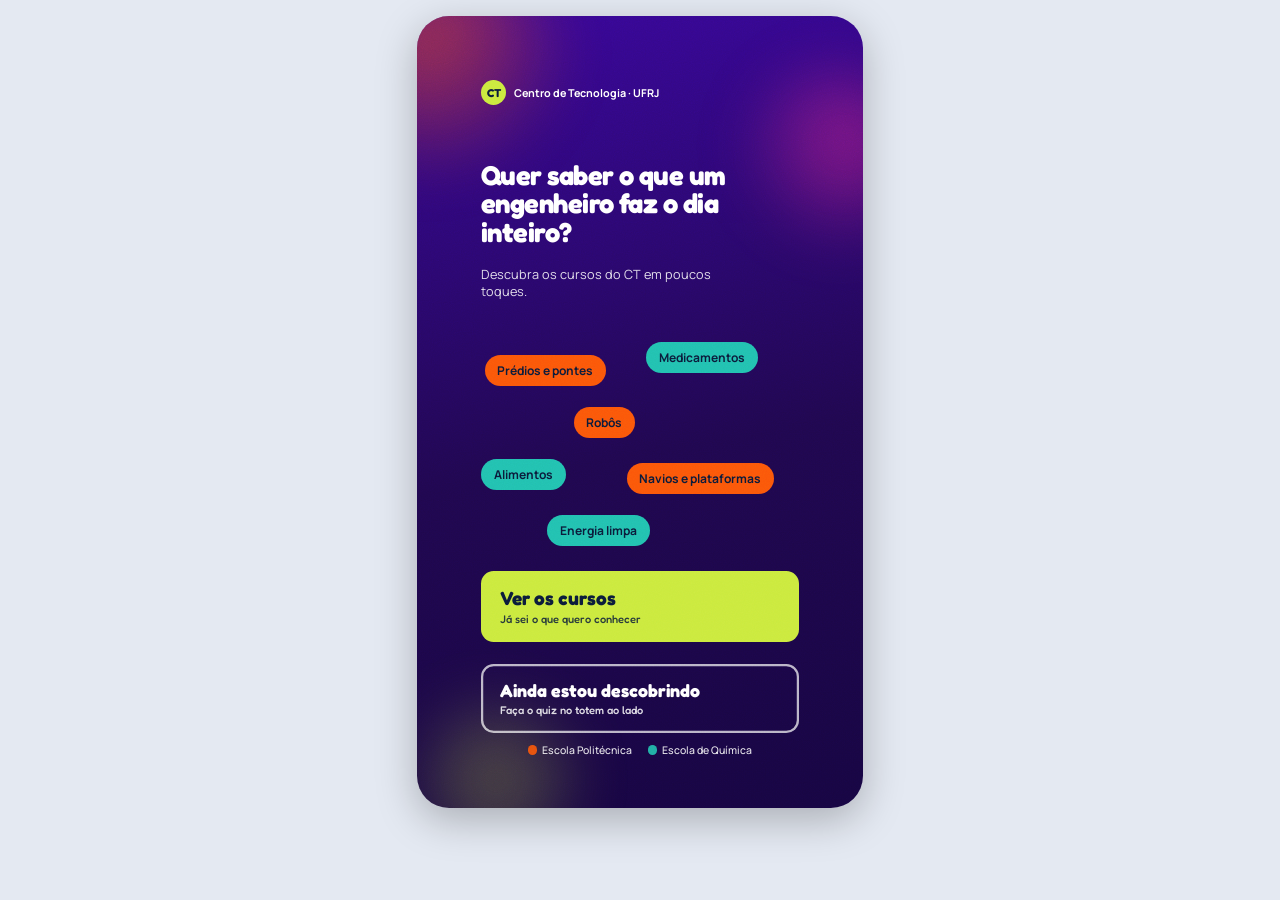
<file: index.html>
<!DOCTYPE html>
<html lang="pt-BR">
<head>
<meta charset="utf-8">
<meta name="viewport" content="width=device-width, initial-scale=1, viewport-fit=cover">
<title>Totem de cursos do CT</title>
<link rel="stylesheet" href="https://fonts.googleapis.com/css2?family=Fredoka:wght@600;700&family=Manrope:wght@500;700&display=swap">
<link rel="stylesheet" href="style.css">
<link rel="manifest" href="manifest.json">
<script>
  if ('serviceWorker' in navigator) {
    window.addEventListener('load', () => {
      navigator.serviceWorker.register('service-worker.js');
    });
  }
</script>
</head>

<body>
<main class="frame" aria-label="Tela inicial do totem">
  <div class="blobs" aria-hidden="true"><span class="x1"></span><span class="x2"></span><span class="x3"></span></div>
  <div class="top"><div class="logo">CT</div><span>Centro de Tecnologia · UFRJ</span></div>

  <section class="hero">
    <h1 id="q" aria-live="polite">Quer saber o que um engenheiro faz o dia inteiro?</h1>
    <p class="sub">Descubra os cursos do CT em poucos toques.</p>
  </section>

  <div class="bubbles" aria-hidden="true">
    <span class="b p" style="left:3%;top:6%">Prédios e pontes</span>
    <span class="b q" style="left:52%;top:0%">Medicamentos</span>
    <span class="b p" style="left:30%;top:30%">Robôs</span>
    <span class="b q" style="left:2%;top:54%">Alimentos</span>
    <span class="b p" style="left:46%;top:56%">Navios e plataformas</span>
    <span class="b q" style="left:22%;top:80%">Energia limpa</span>
  </div>

  <div class="cta">
    <button class="big one" data-go="Grade de cursos"><b>Ver os cursos</b><span>Já sei o que quero conhecer</span></button>
    <button class="big two" data-go="Quiz"><b>Ainda estou descobrindo</b><span>Faça o quiz no totem ao lado</span></button>
  </div>

  <div class="legend"><span><i style="background:var(--poli)"></i>Escola Politécnica</span><span><i style="background:var(--quim)"></i>Escola de Química</span></div>

  <!-- <div class="sheet" id="sheet" role="dialog" aria-modal="true">
    <h2 id="st"></h2>
    <p id="sp"></p>
    <button id="close">Voltar à tela inicial</button>
  </div> -->
</main>

<script>
var qs=["Quem inventa o que ainda não existe?","De onde vem o remédio que você tomou hoje?","Curte resolver problema? Tem curso pra isso.","18 cursos. Um deles pode ser o seu.","Engenharia não é só matemática. Sério.","Já imaginou construir o que só existe em filme?"];
var i=0,h=document.getElementById('q');
if(!matchMedia('(prefers-reduced-motion: reduce)').matches){
  setInterval(function(){h.classList.add('out');setTimeout(function(){i=(i+1)%qs.length;h.textContent=qs[i];h.classList.remove('out')},500)},4500);
}

// var info={"Grade de cursos":["Próxima tela: grade de cursos","Cards de todos os cursos do CT, com etiqueta de cor da escola e filtro Todos / Poli / Química no topo."],
// "Quiz":["Vá ao totem do quiz","Aqui a tela mostraria um QR code e a indicação de onde fica o outro totem. Ou uma versão curta por interesses."]};
// var s=document.getElementById('sheet');

// document.querySelectorAll('[data-go]').forEach(function(b){b.onclick=function(){var d=info[b.dataset.go];document.getElementById('st').textContent=d[0];document.getElementById('sp').textContent=d[1];s.classList.add('on')}});

// document.getElementById('cursos').onclick= window.location.href = "cursos.html";
// document.getElementById('quiz').onclick= window.location.href = "quiz.html";

// document.getElementById('close').onclick=function(){s.classList.remove('on')};

document.querySelectorAll('[data-go]').forEach(function(b) {
    b.onclick = function() {
        if (b.dataset.go === "Grade de cursos") {
            window.location.href = "cursos.html";
        } 
        else if (b.dataset.go === "Quiz") {
            window.location.href = "quiz.html";
        }
    };
});
</script>
</body>
</html>
</file>
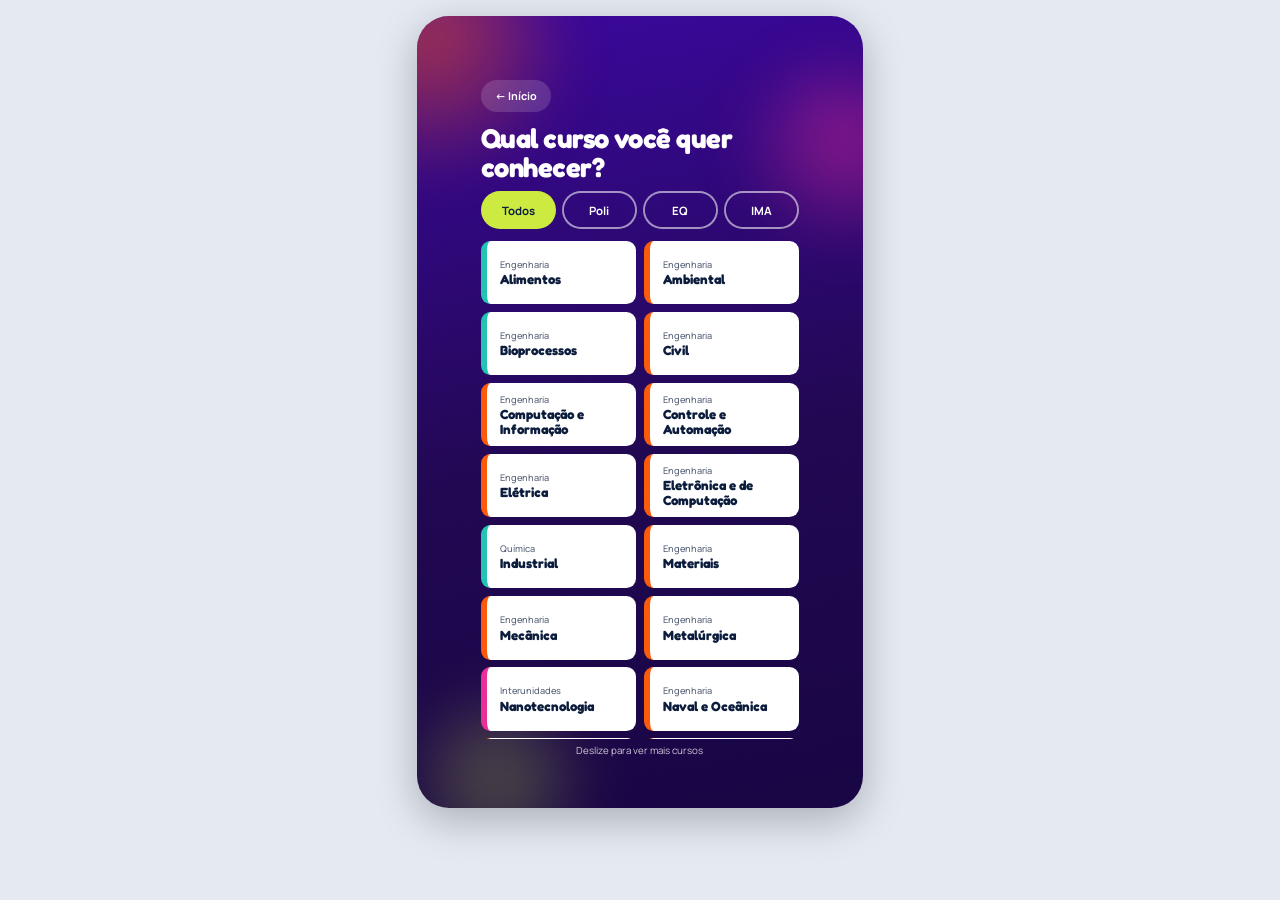
<file: cursos.html>
<!DOCTYPE html>
<html lang="pt-BR">
<head>
<meta charset="utf-8">
<meta name="viewport" content="width=device-width, initial-scale=1, viewport-fit=cover">
<title>Totem de cursos do CT</title>
<link rel="stylesheet" href="https://fonts.googleapis.com/css2?family=Fredoka:wght@600;700&family=Manrope:wght@500;700&display=swap">
<link rel="stylesheet" href="style.css">
<link rel="manifest" href="manifest.json">
<script>
  if ('serviceWorker' in navigator) {
    window.addEventListener('load', () => {
      navigator.serviceWorker.register('service-worker.js');
    });
  }
</script>
</head>

<body>
<main class="frame" aria-label="Totem de cursos">
  <div class="blobs" aria-hidden="true"><span class="x1"></span><span class="x2"></span><span class="x3"></span></div>
  <div class="row"><button class="pill" id="home">← Início</button></div>
  <h1>Qual curso você quer conhecer?</h1>
  <div class="chips" role="group" aria-label="Filtrar por escola">
    <button class="chip" data-f="all" aria-pressed="true">Todos</button>
    <button class="chip" data-f="poli" aria-pressed="false">Poli</button>
    <button class="chip" data-f="quim" aria-pressed="false">EQ</button>
    <button class="chip" data-f="nano" aria-pressed="false">IMA</button>
  </div>
  <div class="grid" id="grid"></div>
  <div class="hint">Deslize para ver mais cursos</div>

  <section class="page" id="page">
    <div class="blobs" aria-hidden="true"><span class="x1"></span><span class="x2"></span><span class="x3"></span></div>
    <div class="row"><button class="pill" id="back">← Cursos</button><button class="pill" id="home2">Início</button></div>
    <div class="tit"><span class="em" id="em"></span><div><small id="sch"></small><h2 id="nm"></h2></div></div>
    <img id="imgCurso" class="img-curso" alt="Imagem ilustrativa do curso">
    <div class="facts" id="facts"></div>
    <div class="hook"><b>Se você curte…</b><ul id="gosta"></ul></div>
    <div class="sec"><b>O que você vai estudar</b><div class="tags" id="estuda"></div></div>
    <div class="sec"><b>Onde você pode trabalhar</b><div class="tags" id="atua"></div></div>
    <div class="sec" id="secDesafios" style="display:none"><b>Desafios do setor</b><div class="tags" id="desafios"></div></div>
    <div class="sec" id="secPerfil" style="display:none"><b>Perfil profissional</b><p id="perfil" style="margin:0;font-size:3.5cqw;line-height:1.4;opacity:.9"></p></div>
    <div class="note" id="nota"></div>

    <div class="footer-stack">  
      <!-- 1º QR Code: Matérias do Curso (Já existia) -->
      <div class="foot">
        <div class="scan">
          <b>Quer ver as matérias do curso?</b>
          <p>Aponte a câmera do celular para o QR code ao lado →</p>
          <small id="scanSub"></small>
        </div>
        <div class="qrbox">
          <img id="qrimg" alt="QR code para ver as matérias dos cursos">
          <span id="qrcap"></span>
        </div>
      </div>
      <!-- 2º QR Code: Notas de Corte do SiSU (Novo) -->
      <div class="foot">
        <div class="scan">
          <b>Quer ver as notas de corte?</b>
          <p>Escaneie para ver a chamada regular do último SiSU no site da PR1 →</p>
          <small>Acesso ao portal oficial da UFRJ</small>
        </div>
        <div class="qrbox">
          <!-- O id qrSisu será usado no JavaScript para injetar a imagem -->
          <img id="qrSisu" alt="QR code para notas de corte do SiSU">
          <span>SiSU PR1</span>
        </div>
      </div>
    </div>
    
  </section>

</main>

<script>
var S=function(x){return x.split('|')};
var C=[
["Ambiental","Engenharia","poli","🌱","10 períodos (5 anos)","","Meio ambiente|Sustentabilidade|Química + biologia|Resolver problemas ambientais com tecnologia","Água e esgoto|Resíduos|Poluição|Energia|Legislação ambiental|Gestão ambiental","Tratamento de água e esgoto|Gestão de resíduos|Consultoria ambiental|Licenciamento|Energia, mineração e indústria|Órgãos públicos|Pesquisa","Parceria da Politécnica com a COPPE e a Escola de Química.","Mudanças climáticas e escassez de recursos hídricos|Gestão de resíduos|Poluição dos recursos|Desenvolvimento sustentável","",""],
["Civil","Engenharia","poli","🏗️","10 períodos (5 anos)","","Prédios, pontes e estradas|Ver um projeto sair do papel|Física e matemática|Obras e infraestrutura","Estruturas|Concreto e aço|Geotecnia|Hidráulica|Estradas e transportes|Planejamento de obras","Construtoras|Escritórios de engenharia|Obras públicas|Saneamento|Fiscalização de obras","Cinco ênfases: Construção Civil, Transportes, Estruturas, Geotecnia e Recursos Hídricos.","Gestão de projetos complexos|Segurança no trabalho|Avanço tecnológico|Sustentabilidade e impacto ambiental","",""],
["de Computação e Informação","Engenharia","poli","💻","10 períodos","","Programação|Lógica e matemática|Criar aplicativos e sistemas|IA e dados","Programação|Algoritmos|Bancos de dados|Redes|Engenharia de software|Sistemas digitais","Desenvolvimento de software|Empresas de tecnologia|Bancos e fintechs|Dados|Infraestrutura de TI|Empreendedorismo","Tecnologia digital aplicada à Computação e a Sistemas de Informação.","Big data|Segurança cibernética|Atualização e manutenção de sistemas|Inteligência artificial (IA)","",""],
["de Controle e Automação","Engenharia","poli","🤖","10 períodos","","Robôs e máquinas|Programação|Eletrônica|Fazer uma máquina agir sozinha","Matemática|Física|Programação|Eletrônica|Mecânica|Automação","Robótica|Indústria 4.0|Petróleo e gás|Automobilística|Siderurgia e mineração|Automação predial|Engenharia biomédica","Aplicações da robótica à indústria 4.0, da automação residencial à saúde.","Manutenção preditiva|Desenvolvimento de robótica|Infraestrutura tecnológica|Desenvolvimento sustentável","",""],
["de Materiais","Engenharia","poli","🧱","10 períodos","","Química + física|Laboratório|Descobrir por que um material quebra ou enferruja|Inovação","Metais|Cerâmicas|Polímeros|Compósitos|Corrosão|Biomateriais","Indústria|Pesquisa|Desenvolvimento de produtos|Controle de qualidade|Aeronáutica|Petróleo","Do que as coisas são feitas e como fazê-las melhores.","Desenvolvimento de novos materiais|Integração de IA e manufatura avançada|Reduzir impactos ambientais na produção|Equilibrar inovação e viabilidade econômica","",""],
["de Petróleo","Engenharia","poli","🛢️","10 períodos","","Geologia|Física e matemática|Energia|Grandes projetos|Ambiente offshore","Reservatórios|Perfuração|Produção","Exploração|Perfuração|Produção|Óleo e gás|Consultoria|Setor offshore","Exploração e produção de petróleo e gás.","Sustentabilidade e redução do impacto ambiental|Declínio de reservas e volatilidade do mercado|Transição energética|Perfuração em condições extremas","",""],
["de Produção","Engenharia","poli","📊","10 períodos","","Matemática + negócios|Organização e estratégia|Resolver problemas|Liderança","Gestão|Logística|Qualidade|Estatística|Otimização|Gestão de projetos","Consultoria|Bancos|Indústria|Logística|Mercado financeiro|Empreendedorismo","Como organizar pessoas, recursos e processos para uma empresa funcionar melhor.","Sustentabilidade|Logística flexível|Automação industrial|Inteligência artificial (IA)","",""],
["Elétrica","Engenharia","poli","⚡","10 períodos","","Eletricidade|Física e matemática|Entender como equipamentos funcionam|Uma formação ampla","Sistemas elétricos|Geração de energia|Transmissão e distribuição|Eletrônica|Telecomunicações|Automação","Empresas de energia|Indústria|Tecnologia|Telecomunicações|Projetos elétricos|Pesquisa","Uma área enorme, da energia às tecnologias digitais.","Segurança cibernética|Eficiência energética|Integração de tecnologias renováveis|Desenvolvimento sustentável","",""],
["Eletrônica e de Computação","Engenharia","poli","🖥️","10 períodos","","Programação + eletrônica|Computadores por dentro|Robôs|IA|Circuitos","Circuitos|Microeletrônica|Instrumentação|Redes|Software|IA e machine learning","Hardware|Software|Semicondutores|Telecomunicações|Robótica|IA","Para quem fica entre eletrônica e computação.","Segurança cibernética|Consumo de recursos|Atualização e manutenção de sistemas|Big data","",""],
["Mecânica","Engenharia","poli","⚙️","10 períodos","","Entender como máquinas funcionam|Carros e motores|Física|Construir e testar coisas","Máquinas e motores|Termodinâmica|Mecânica dos fluidos|Transferência de calor|Fabricação|Projeto mecânico","Indústria|Automobilística|Energia|Petróleo e gás|Manutenção|Robótica","Uma das engenharias mais tradicionais e abrangentes.","Motores mais eficientes e menos poluentes|Energias renováveis|Máquinas inteligentes e robôs industriais|Novas tecnologias (impressão 3D, nanotecnologia)","",""],
["Metalúrgica","Engenharia","poli","🔥","10 períodos","","Química + física|Materiais|Processos industriais|Laboratório e indústria","Extração de metais|Produção e transformação|Ligas metálicas|Soldagem|Fundição","Siderurgia|Mineração|Indústria metalúrgica|Controle de qualidade|Pesquisa de materiais|Petróleo e gás","Como extrair, produzir, transformar e melhorar metais e ligas.","Ligas mais leves, resistentes e eficientes|Redução do impacto ambiental|Automação e indústria 4.0|Eficiência energética","",""],
["Naval e Oceânica","Engenharia","poli","🚢","10 períodos","","Navios|Oceano|Petróleo offshore|Grandes estruturas|Projetos complexos","Projeto de navios|Estruturas marítimas|Sistemas navais|Engenharia oceânica","Navios|Plataformas offshore|Transporte marítimo|Portos|Óleo e gás offshore","Embarcações e estruturas no ambiente marítimo.","Sustentabilidade e redução do impacto ambiental|Adaptação a condições extremas|Exploração em águas profundas|Sistemas autônomos de navegação","",""],
["Nuclear","Engenharia","poli","☢️","10 períodos","","Física e matemática|Energia|Ciência de ponta|Reatores e fenômenos nucleares","Energia e radiação nuclear|Segurança|Materiais|Processos","Energia nuclear|Instalações nucleares|Proteção radiológica|Aplicações médicas|Órgãos regulatórios|Pesquisa","Uma área bastante especializada.","Operação segura das tecnologias nucleares|Armazenamento e descarte de materiais radioativos|Exploração de tecnologias emergentes (fusão nuclear)","",""],
["Química","Engenharia","quim","🧪","10 períodos (integral) · 12 (noturno)","Integral|Noturno","Química, matemática e física|Laboratório, mas também indústria|Transformar uma reação em processo industrial|Problemas complexos","Fenômenos de transporte|Termodinâmica|Operações unitárias|Modelagem|Projeto de processos","Indústria química|Petróleo e gás|Petroquímica|Farmacêutica|Alimentos|Cosméticos|Energia","Como transformar isso em um processo industrial enorme, eficiente e viável?","","","Capacidade de pesquisar, desenvolver, projetar e aperfeiçoar equipamentos, criar e utilizar modelos, planejar, coordenar e executar projetos."],
["de Alimentos","Engenharia","quim","🍫","10 períodos · 4.033 h","Integral","Comida|Química e biologia|Criar novos alimentos|Indústria","Processamento e conservação|Microbiologia|Análise sensorial|Embalagens|Controle de qualidade","Indústria alimentícia|Desenvolvimento de produtos|Segurança dos alimentos|Bebidas|Alimentos funcionais|Embalagens","A grade inclui tecnologias de carnes, leite, frutas, cereais e bebidas.","","","Capacidade de criar e aperfeiçoar produtos e processos alimentícios e participar do projeto, direção ou fiscalização de instalações de produtos alimentícios."],
["de Bioprocessos","Engenharia","quim","🧬","10 períodos","","Biologia e química|Genética e células|Microbiologia|Biotecnologia e medicamentos","Fermentação|Enzimas|Vacinas|Biocombustíveis|Processos com microrganismos","Farmacêutica|Biotecnologia|Alimentos|Cosméticos|Energia|Pesquisa","Para quem gosta de Engenharia Química, mas queria algo mais perto da biologia.","","","Capacidade de criar e aperfeiçoar produtos e processos biotecnológicos, com visão ética, humanística e atenta a aspectos sociais e ambientais."],
["Industrial","Química","quim","⚗️","10 períodos (integral) · 12 (noturno)","Integral|Noturno","Química de verdade|Laboratório e experimentos|Descobrir a composição das coisas|Desenvolver produtos","Análises químicas|Controle de qualidade|Processos industriais|Desenvolvimento de produtos","Indústria química|Cosméticos|Farmacêutica|Alimentos|Petróleo|Materiais","O que é essa substância e como posso analisá-la ou desenvolvê-la?","","","Foco em pesquisa e desenvolvimento de processos e produtos químicos, controle de qualidade e meio ambiente."],
["Nanotecnologia","Interunidades","nano","🔬","10 períodos (5 anos)","","Física + química + biologia|Ciência de ponta|Laboratório e pesquisa|Não querer ficar em uma área só","Nanomateriais|Técnicas de caracterização|Nanotecnologia na saúde|Dispositivos em escala nano","Novos materiais|Semicondutores|Energia|Nanomedicina|Farmacêutica|Sensores|Pesquisa","Curso interunidades: Politécnica, Física, Biofísica e Macromoléculas.","","",""]
];
var col={poli:"var(--poli)",quim:"var(--quim)",nano:"var(--nano)"},esc={poli:"Escola Politécnica",quim:"Escola de Química",nano:"Interunidades"};
var schoolInfo={poli:"Desde 1792 · maior escola de engenharia do Brasil · ~5.100 alunos",quim:"Bloco E do CT · química, bioquímica e alimentos"};
var $=function(i){return document.getElementById(i)};
function fill(id,arr,cls){var e=$(id);e.innerHTML="";arr.forEach(function(t){var x=document.createElement(cls[0]);x.className=cls[1]||"";x.textContent=t;e.appendChild(x)})}

function render(f){
  var g = $('grid');
  g.innerHTML = "";
  g.scrollTop = 0;

  // Opção "Todos"
  if(f === "all"){
    var cursos = C.slice().sort(function(a, b){
      var nomeA = a[0].replace(/^de /, "");
      var nomeB = b[0].replace(/^de /, "");
      return nomeA.localeCompare(nomeB, "pt-BR", { sensitivity: "base" });
    });

    cursos.forEach(function(c){
      var s = c[2];
      var b = document.createElement('button');
      b.className = 'card';
      b.style.setProperty('--c', col[s]);
      var n = c[0].replace(/^de /, "");
      b.innerHTML = "<small>" + c[1] + "</small><b>" + n + "</b>";
      b.onclick = function(){
        show(c);
      };
      g.appendChild(b);
    });
    return;
  }
  // Escola específica
  ["poli", "quim", "nano"].forEach(function(s){
    if(f !== s) return;

    var h = document.createElement('div');
    h.className = 'h';
    h.textContent = esc[s];
    g.appendChild(h);

    if(schoolInfo[s]){
      var si = document.createElement('div');
      si.className = 'hsub';
      si.textContent = schoolInfo[s];
      g.appendChild(si);
    }

    C.forEach(function(c){
      if(c[2] !== s) return;
      var b = document.createElement('button');
      b.className = 'card';
      b.style.setProperty('--c', col[s]);
      var n = c[0].replace(/^de /, "");
      b.innerHTML = "<small>" + c[1] + "</small><b>" + n + "</b>";
      b.onclick = function(){show(c);};
      g.appendChild(b);
    });
  });
}
function show(c){
  var p=$('page');p.style.setProperty('--c',col[c[2]]);p.scrollTop=0;
  $('em').textContent=c[3];$('sch').textContent=esc[c[2]];
  $('nm').textContent=c[1]==="Interunidades"?c[0]:c[1]+" "+c[0];
  $('imgCurso').src = "imagens/" + c[0] + ".jpg";
  var factsArr=[c[4]].concat(c[5]?S(c[5]):[]);
  if(c[11])factsArr.push(c[11]);
  fill('facts',factsArr,['span','fact']);
  fill('gosta',S(c[6]),['li']);fill('estuda',S(c[7]),['span','tag']);fill('atua',S(c[8]),['span','tag']);
  if(c[10]){fill('desafios',S(c[10]),['span','tag']);$('secDesafios').style.display=''}else{$('secDesafios').style.display='none'}
  if(c[12]){$('perfil').textContent=c[12];$('secPerfil').style.display=''}else{$('secPerfil').style.display='none'}
  
  $('qrSisu').src = "qr-pr1.png";
  var q=QRS[c[2]];$('qrimg').src=QR[q[0]];$('qrcap').textContent=q[1];$('scanSub').textContent=q[2];$('nota').textContent=c[9];p.classList.add('on');
}
$('back').onclick=function(){$('page').classList.remove('on')};

$('home2').onclick = $('home').onclick = function() {
    window.location.href = "index.html";
};

var QR={poli:"[data-uri]",
        quim:"[data-uri]",
        ima:"qr-ima.png"};
var QRS={poli:['poli','Cursos da Poli','Você vai ver os cursos da Escola Politécnica.'],
        quim:['quim','Cursos da Química','Você vai ver os cursos da Escola de Química.'],
        nano:['ima','Cursos do Instituto de Macromoléculas','Você vai ver o curso interunidades de Nanotecnologia.']};
document.querySelectorAll('.chip').forEach(function(b){b.onclick=function(){
  document.querySelectorAll('.chip').forEach(function(x){x.setAttribute('aria-pressed',x===b)});render(b.dataset.f)}});
render("all");
</script>
</body>
</html>
</file>
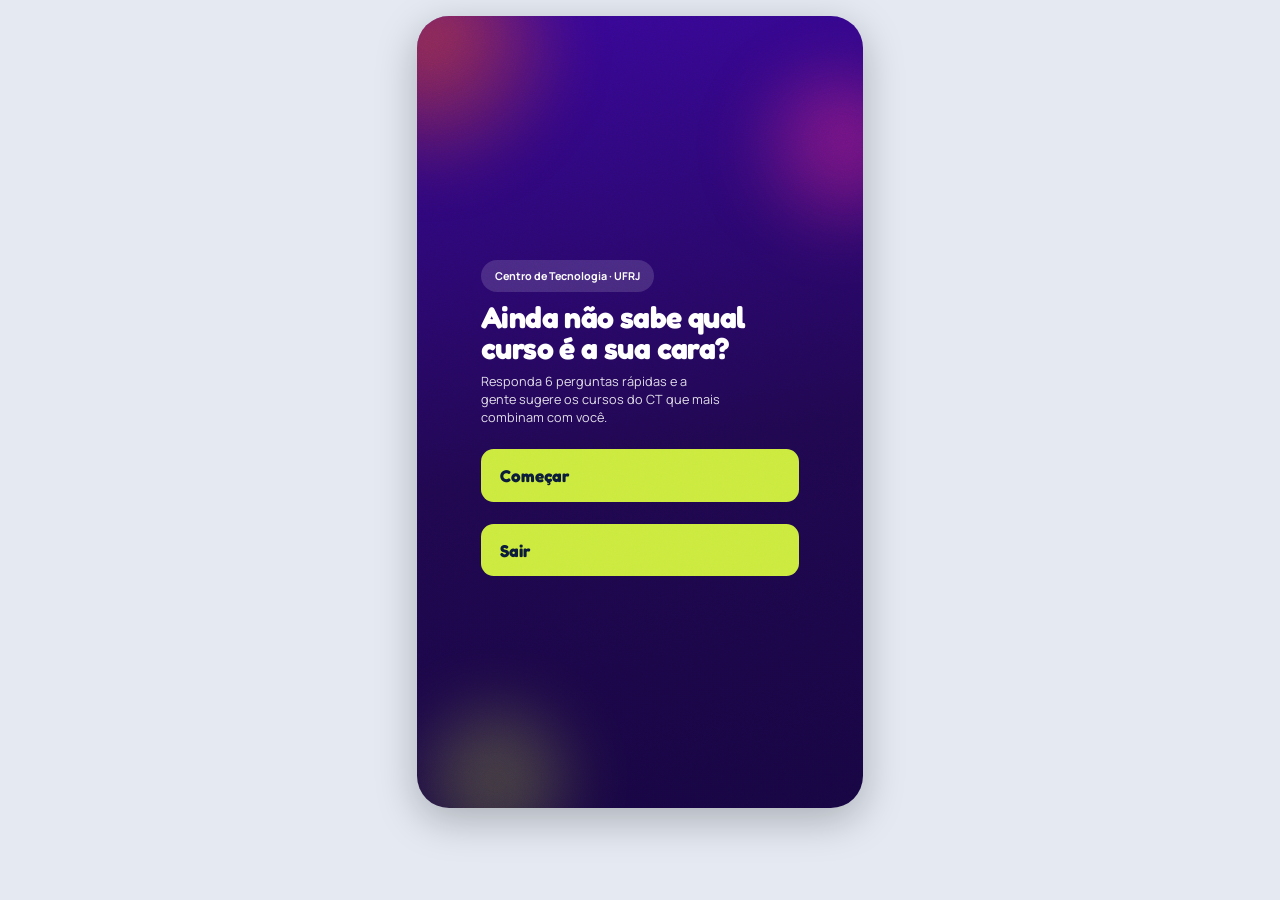
<file: quiz.html>
<!DOCTYPE html>
<html lang="pt-BR">
<head>
<meta charset="utf-8">
<meta name="viewport" content="width=device-width, initial-scale=1, viewport-fit=cover">
<title>Totem quiz – qual curso combina com você</title>
<link rel="stylesheet" href="https://fonts.googleapis.com/css2?family=Fredoka:wght@600;700&family=Manrope:wght@500;700&display=swap">
<link rel="stylesheet" href="style.css">
<link rel="manifest" href="manifest.json">
<script>
  if ('serviceWorker' in navigator) {
    window.addEventListener('load', () => {
      navigator.serviceWorker.register('service-worker.js');
    });
  }
</script>
</head>

<body>
<main class="frame" aria-label="Totem quiz de cursos">
  <div class="blobs" aria-hidden="true"><span class="x1"></span><span class="x2"></span><span class="x3"></span></div>

  <section class="screen on" id="s-intro">
    <span class="pill">Centro de Tecnologia · UFRJ</span>
    <h1>Ainda não sabe qual curso é a sua cara?</h1>
    <p>Responda 6 perguntas rápidas e a gente sugere os cursos do CT que mais combinam com você.</p>
    <button class="big" id="start">Começar</button>
    <button class="big" id="exit">Sair</button>
  </section>

  <section class="screen" id="s-quiz">
    <div class="qhead"><button class="pill" id="home">← Início</button><div class="dots" id="dots"></div></div>
    <div class="qtext" id="qtext"></div>
    <div class="opts" id="opts"></div>
  </section>

  <section class="screen" id="s-result">
    <div class="qhead"><button class="pill" id="home2">← Início</button></div>
    <div class="rtitle">Hipóteses pra você explorar</div>
    <p class="rsub">A partir do seu padrão de respostas, esses cursos têm mais a ver com você. Não é um veredito — é um ponto de partida.</p>
    <p class="rsub" id="ramb"></p>
    <div id="matches"></div>
    <button class="big" id="togo" style="width:100%;text-align:center;margin-top:1cqw">Conheça os cursos!</button>
    <div class="deepen small">
      <img src="qr-quiz.png" alt="QR code para acessar o teste completo" class="qr">
      <p>Quer pensar mais sobre isso depois? Escaneie pra um teste mais completo, que pode te ajudar a refletir sobre suas escolhas.</p>
    </div>
    <button class="again" id="again">Refazer o quiz</button>
    <button class="again" id="exit2">Sair do quiz</button>
  </section>
</main>

<script>
var esc={poli:"Escola Politécnica",quim:"Escola de Química",nano:"Interunidades"};
var Q=[
["Numa sexta à noite, você prefere estar…",[["🔧","Montando ou consertando alguma coisa","robotica"],["🧩","Resolvendo um puzzle ou jogo de estratégia","codigo"],["🌿","Ao ar livre, cuidando de planta ou bicho","natureza"],["🍳","Testando uma receita nova","saude"]]],
["Se pudesse resolver um problema do mundo, escolheria…",[["🏠","Falta de moradia e infraestrutura","construcao"],["🌎","Poluição e mudanças climáticas","natureza"],["💊","Doenças sem cura","saude"],["🔦","Falta de acesso à energia","explorar"]]],
["No trabalho em grupo, você costuma ser quem…",[["🗂️","Organiza tarefas e prazos","numeros"],["💻","Monta a parte técnica","codigo"],["🔩","Testa e ajusta até funcionar","robotica"],["📚","Pesquisa e aprofunda o assunto","lab"]]],
["Qual tipo de filme ou série te prende mais?",[["🚀","Ficção científica no espaço","explorar"],["🔍","Investigação com ciência","lab"],["🌱","Documentário de natureza","natureza"],["🖥️","Muita tecnologia e hackers","codigo"]]],
["Você se imagina, no futuro, trabalhando…",[["🏗️","Numa fábrica ou canteiro de obras","construcao"],["🧪","Num laboratório","lab"],["🏢","Numa empresa de tecnologia","codigo"],["🌊","Numa plataforma no meio do oceano","explorar"]]],
["O que te dá mais satisfação?",[["⚙️","Ver algo que você construiu funcionar","robotica"],["❤️","Ajudar pessoas a se sentirem melhor","saude"],["📊","Deixar tudo organizado e eficiente","numeros"],["🔬","Entender por que as coisas funcionam","lab"]]],
["Você prefere problemas que têm…",[["🎯","Uma resposta certa e objetiva","amb_obj"],["🌀","Várias soluções possíveis, em aberto","amb_aberto"]]],
["No dia a dia, você rende mais…",[["🧑‍🤝‍🧑","Trabalhando em equipe","amb_equipe"],["🧑","Trabalhando sozinho(a), com foco","amb_sozinho"]]]
];
var C=[
["Ambiental","poli","🌱","natureza","lab","Você quer resolver problemas ambientais com ciência e tecnologia."],
["Civil","poli","🏗️","construcao","numeros","Você curte ver um projeto de infraestrutura sair do papel."],
["de Computação e Informação","poli","💻","codigo","robotica","Você pensa em lógica, sistemas e resolver problemas com código."],
["de Controle e Automação","poli","🤖","robotica","codigo","Você curte máquinas que pensam e agem sozinhas."],
["de Materiais","poli","🧱","lab","explorar","Você quer entender do que as coisas são feitas e como melhorá-las."],
["de Petróleo","poli","🛢️","explorar","numeros","Você se atrai por grandes projetos e ambientes desafiadores."],
["de Produção","poli","📊","numeros","codigo","Você gosta de organizar pessoas, dados e processos."],
["Elétrica","poli","⚡","codigo","explorar","Energia, eletrônica e tecnologia numa formação ampla."],
["Eletrônica e de Computação","poli","🖥️","codigo","robotica","Você fica entre eletrônica, computação e IA."],
["Mecânica","poli","⚙️","robotica","construcao","Você quer entender e construir máquinas e motores."],
["Metalúrgica","poli","🔥","lab","construcao","Você se interessa por como metais são produzidos e transformados."],
["Naval e Oceânica","poli","🚢","explorar","construcao","Navios, oceano e grandes estruturas te atraem."],
["Nuclear","poli","☢️","explorar","numeros","Ciência de ponta e energia nuclear despertam sua curiosidade."],
["Química","quim","🧪","lab","numeros","Você gosta de química, mas pensando grande, em escala industrial."],
["de Alimentos","quim","🍫","saude","lab","Comida, química e biologia juntas te interessam."],
["de Bioprocessos","quim","🧬","saude","lab","Biologia, química e biotecnologia acendem sua curiosidade."],
["Industrial","quim","⚗️","lab","saude","Você curte química de verdade, laboratório e análise."],
["Nanotecnologia","nano","🔬","lab","explorar","Você não quer ficar preso a uma área só — física, química e biologia juntas."]
];
var col={poli:"var(--poli)",quim:"var(--quim)",nano:"var(--nano)"};
var $=function(i){return document.getElementById(i)};
var qi=0,scores={};
function showScreen(id){document.querySelectorAll('.screen').forEach(function(s){s.classList.remove('on')});$(id).classList.add('on')}
function startQuiz(){qi=0;scores={};showScreen('s-quiz');renderQ()}
function renderQ(){
  var d=$('dots');d.innerHTML="";
  Q.forEach(function(_,i){var x=document.createElement('span');x.className='dot'+(i<=qi?' on':'');d.appendChild(x)});
  $('qtext').textContent=Q[qi][0];
  var o=$('opts');o.innerHTML="";
  Q[qi][1].forEach(function(opt){
    var b=document.createElement('button');b.className='opt';
    b.innerHTML='<span class="ico">'+opt[0]+'</span><span>'+opt[1]+'</span>';
    b.onclick=function(){scores[opt[2]]=(scores[opt[2]]||0)+1;qi++;if(qi<Q.length){renderQ()}else{renderResult()}};
    o.appendChild(b);
  });
}
function renderResult(){
  var ranked=C.map(function(c){
    var s=(scores[c[3]]||0)*2+(scores[c[4]]||0)*1;
    return {c:c,s:s};
  }).sort(function(a,b){return b.s-a.s}).slice(0,5);
  var ambBits=[];
  if(scores.amb_equipe)ambBits.push("rende mais em equipe");
  if(scores.amb_sozinho)ambBits.push("rende mais sozinho(a), com foco");
  if(scores.amb_aberto)ambBits.push("prefere problemas em aberto");
  if(scores.amb_obj)ambBits.push("prefere problemas com resposta objetiva");
  $('ramb').textContent=ambBits.length?"Você também disse que "+ambBits.join(" e ")+" — isso pode pesar na hora de escolher entre as opções.":"";
  var box=$('matches');box.innerHTML="";
  ranked.forEach(function(r){
    var c=r.c;var d=document.createElement('div');d.className='match';d.style.setProperty('--c',col[c[1]]);
    var nome=c[0]==="Nanotecnologia"?c[0]:c[0]==="Industrial"?"Química "+c[0]:(c[0]==="Química" || c[1]==="poli"?"Engenharia ":"")+c[0].replace(/^de /,"de ");
    d.innerHTML='<span class="em">'+c[2]+'</span><div><small>'+esc[c[1]]+'</small><b>'+nome+'</b><p></p></div>';
    d.querySelector('p').textContent=c[5];
    box.appendChild(d);
  });
  showScreen('s-result');
}
$('start').onclick=startQuiz;
$('home').onclick=$('home2').onclick=function(){showScreen('s-intro')};
$('exit').onclick = $('exit2').onclick = function() {
    window.location.href = "index.html";
};
$('togo').onclick = function() {
    window.location.href = "cursos.html";
};
$('again').onclick=startQuiz;
</script>
</body>
</html>
</file>
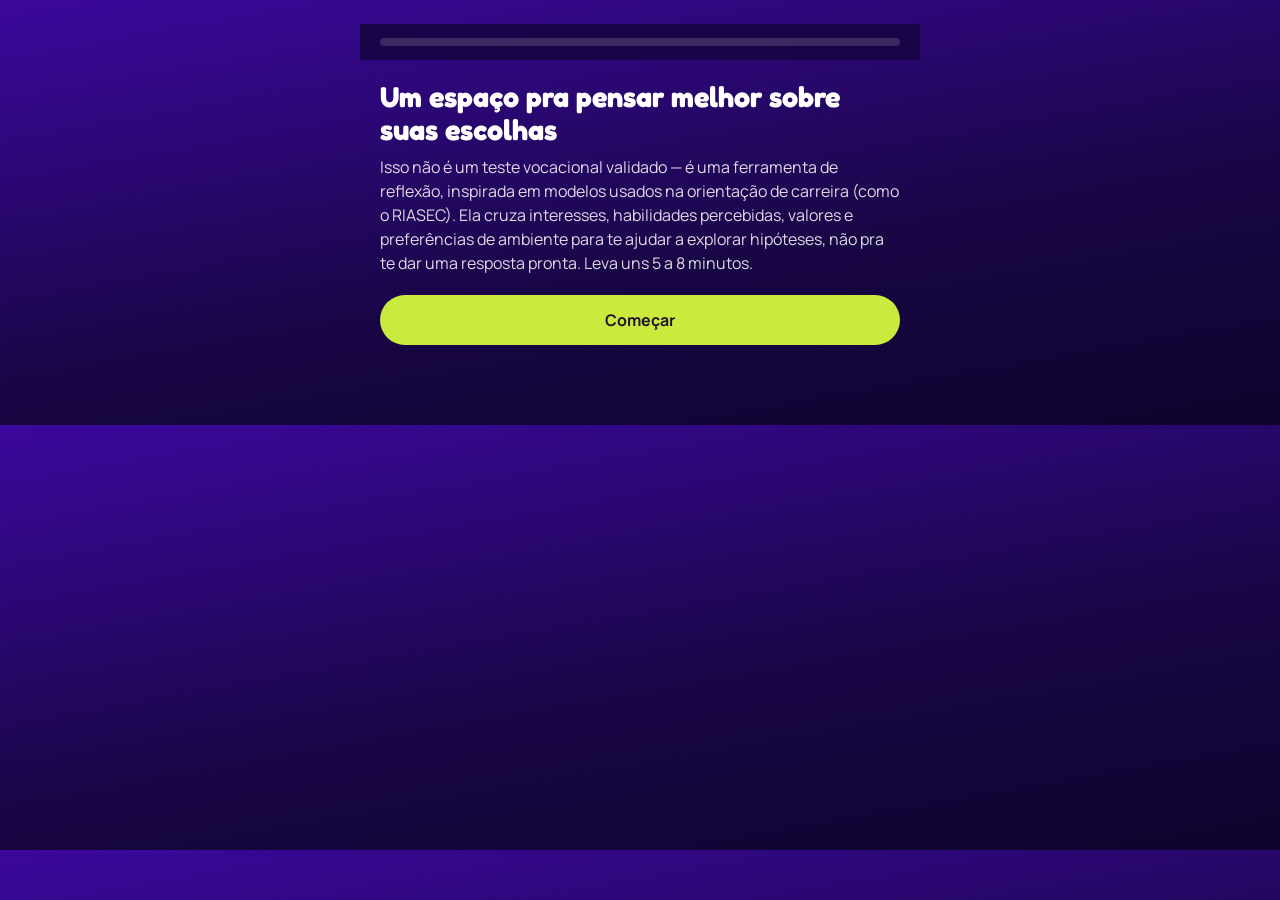
<file: quiz_maior/quiz_maior.html>
<!DOCTYPE html>
<html lang="pt-BR">
<head>
<meta charset="utf-8">
<meta name="viewport" content="width=device-width, initial-scale=1, viewport-fit=cover">
<title>Teste completo — pensar melhor sobre suas escolhas</title>
<link rel="stylesheet" href="https://fonts.googleapis.com/css2?family=Fredoka:wght@600;700&family=Manrope:wght@500;700&display=swap">
<link rel="stylesheet" href="style.css">
</head>

<body>
<div class="wrap">
  <div class="top"><div class="bar"><i id="prog" style="width:0%"></i></div></div>

  <section class="step on" id="st-intro">
    <h1>Um espaço pra pensar melhor sobre suas escolhas</h1>
    <p class="lead">Isso não é um teste vocacional validado — é uma ferramenta de reflexão, inspirada em modelos usados na orientação de carreira (como o RIASEC). Ela cruza interesses, habilidades percebidas, valores e preferências de ambiente para te ajudar a explorar hipóteses, não pra te dar uma resposta pronta. Leva uns 5 a 8 minutos.</p>
    <button class="btn primary" id="go" style="width:100%">Começar</button>
  </section>

  <section class="step" id="st-riasec">
    <h2>Parte 1 · O que te atrai</h2>
    <p class="lead">O quanto cada frase combina com você — de 1 (nada a ver) a 5 (muito a ver).</p>
    <div id="riasecCards"></div>
  </section>

  <section class="step" id="st-skills">
    <h2>Parte 2 · Onde você sente facilidade</h2>
    <p class="lead">Gostar de algo não é o mesmo que ter facilidade nisso — por isso vale medir os dois separadamente.</p>
    <div id="skillCards"></div>
  </section>

  <section class="step" id="st-values">
    <h2>Parte 3 · O que importa pra você</h2>
    <p class="lead">Escolha até 3 coisas que você mais valorizaria em um trabalho.</p>
    <div class="chips" id="valueChips"></div>
  </section>

  <section class="step" id="st-env">
    <h2>Parte 4 · Como você prefere trabalhar</h2>
    <div id="envCards"></div>
  </section>

  <section class="step" id="st-open">
    <h2>Parte 5 · Um pouco da sua história</h2>
    <p class="lead">Opcional — não entra em nenhum cálculo, mas ajuda você a costurar os números com sua própria experiência.</p>
    <div class="card"><p class="stmt">Que atividade te faz perder a noção do tempo?</p><textarea id="o1" placeholder="Escreva livremente..."></textarea></div>
    <div class="card"><p class="stmt">Que tipo de problema as pessoas costumam te procurar pra resolver?</p><textarea id="o2" placeholder="Escreva livremente..."></textarea></div>
    <div class="card"><p class="stmt">Que assunto despertou sua curiosidade sem ninguém pedir?</p><textarea id="o3" placeholder="Escreva livremente..."></textarea></div>
  </section>

  <section class="step" id="st-result">
    <h1>Seu perfil</h1>
    <p class="lead">Um retrato do seu padrão de respostas — não um veredito.</p>
    <p class="stmt" style="opacity:.85">Interesses predominantes</p>
    <div class="bars" id="barsInt"></div>
    <p class="stmt" style="opacity:.85">Onde você sente mais facilidade</p>
    <div class="bars" id="barsSkill"></div>
    <div class="note" id="crossNote"></div>
    <p class="stmt">O que você mais valoriza</p>
    <div class="fam" id="valOut"></div>
    <p class="stmt">Cursos que compartilham esse perfil no CT</p>
    <p class="lead" style="margin-bottom:8px">A maioria da engenharia combina interesse investigativo e realista — por isso, em vez de apontar 1 ou 3 nomes, mostramos a família inteira. As pistas abaixo ajudam a diferenciar dentro dela.</p>
    <div class="fam" id="famOut"></div>
    <div class="note" id="diffNote"></div>
    <div class="note">Próximo passo — teste da realidade: converse com quem já faz o curso, veja a matriz e o dia a dia real no totem de cursos, e experimente algo próximo (uma disciplina isolada, um vídeo de aula, uma visita) antes de decidir.</div>
    <div class="note">Mais informações sobre os cursos do Centro de Tecnologia da UFRJ em <a href="https://poli.ufrj.br/ensino/graduacao/cursos/" target="_blank" rel="noopener noreferrer"> Cursos Escola Politécnica </a>  e  <a href="https://eq.ufrj.br/graduacao/" target="_blank" rel="noopener noreferrer"> Cursos Escola de Química </a>.</div>
    <button class="btn ghost" id="restart" style="width:100%;margin-top:10px">Refazer</button>
  </section>

  <div class="nav" id="nav" style="display:none">
    <button class="btn ghost" id="back">Voltar</button>
    <button class="btn primary" id="next">Continuar</button>
  </div>
</div>

<script>
var RIASEC={
 R:["Construir, montar ou consertar objetos","Trabalhar com ferramentas, máquinas ou equipamentos","Fazer atividades práticas, de mão na massa"],
 I:["Descobrir por que um fenômeno acontece","Analisar dados até achar um padrão","Fazer experimentos ou testar hipóteses"],
 A:["Criar algo original — imagem, texto, projeto, ideia","Ter liberdade pra fazer do seu próprio jeito","Experimentar formas diferentes de resolver algo"],
 S:["Ensinar ou explicar algo pra alguém","Ajudar uma pessoa a resolver um problema dela","Trabalhar em colaboração o tempo todo"],
 E:["Convencer outras pessoas de uma ideia","Liderar ou coordenar um grupo","Tomar decisões importantes e assumir riscos"],
 C:["Organizar informações e manter tudo em ordem","Seguir procedimentos bem definidos","Trabalhar com registros, dados ou números"]
};
var SKILL={R:"Trabalhar com as mãos, construir ou consertar coisas",I:"Compreender conceitos abstratos e resolver problemas complexos",A:"Criar soluções ou ideias originais",S:"Explicar algo complicado pra alguém com clareza",E:"Convencer, negociar ou liderar um grupo",C:"Organizar informações e perceber detalhes"};
var VALUES=["Estabilidade","Autonomia","Alta remuneração","Crescimento profissional","Criatividade","Impacto social","Reconhecimento","Equilíbrio vida pessoal","Contato com pessoas","Aprendizado contínuo"];
var ENV=[["Você prefere problemas com…",["Uma resposta certa e objetiva","amb_obj"],["Várias soluções possíveis, em aberto","amb_aberto"]],
 ["No dia a dia, você rende mais…",["Trabalhando em equipe","amb_equipe"],["Trabalhando sozinho(a), com foco","amb_sozinho"]],
 ["Sua rotina ideal é…",["Relativamente previsível","amb_previsivel"],["Constantemente variável","amb_variavel"]],
 ["Você prefere…",["Seguir um método já comprovado","amb_metodo"],["Inventar seu próprio jeito de fazer","amb_inventar"]]];
var LETTERS={R:"Realista",I:"Investigativo",A:"Artístico",S:"Social",E:"Empreendedor",C:"Convencional"};
var COURSES=[
["Ambiental","poli","🌱","I","R"],["Civil","poli","🏗️","R","C"],["de Computação e Informação","poli","💻","I","R"],
["de Controle e Automação","poli","🤖","R","I"],["de Materiais","poli","🧱","I","R"],["de Petróleo","poli","🛢️","R","I"],
["de Produção","poli","📊","C","E"],["Elétrica","poli","⚡","R","I"],["Eletrônica e de Computação","poli","🖥️","I","R"],
["Mecânica","poli","⚙️","R","I"],["Metalúrgica","poli","🔥","R","I"],["Naval e Oceânica","poli","🚢","R","I"],
["Nuclear","poli","☢️","I","R"],["Química","quim","🧪","I","R"],["de Alimentos","quim","🍫","I","R"],
["de Bioprocessos","quim","🧬","I","S"],["Industrial","quim","⚗️","I","R"],["Nanotecnologia","nano","🔬","I","A"]
];
var esc={poli:"Poli",quim:"Química",nano:"Interunidades"};

var idx=0,steps=["st-intro","st-riasec","st-skills","st-values","st-env","st-open","st-result"];
var ans={riasec:{},skill:{},values:[],env:{}};

function buildLikert(container,items,group){
  Object.keys(items).forEach(function(letter){
    (Array.isArray(items[letter])?items[letter]:[items[letter]]).forEach(function(txt,i){
      var key=letter+'_'+i;
      var c=document.createElement('div');c.className='card';
      c.innerHTML='<p class="stmt"></p><div class="likert"></div><div class="likert-labels"><span>nada a ver</span><span>muito a ver</span></div>';
      c.querySelector('.stmt').textContent=txt;
      var lk=c.querySelector('.likert');
      for(var n=1;n<=5;n++){
        (function(n){var b=document.createElement('button');b.textContent=n;
          b.onclick=function(){ans[group][key]={letter:letter,val:n};lk.querySelectorAll('button').forEach(function(x){x.classList.remove('sel')});b.classList.add('sel')};
          lk.appendChild(b);
        })(n);
      }
      container.appendChild(c);
    });
  });
}
buildLikert(document.getElementById('riasecCards'),RIASEC,'riasec');
buildLikert(document.getElementById('skillCards'),SKILL,'skill');

var vBox=document.getElementById('valueChips');
VALUES.forEach(function(v){
  var b=document.createElement('button');b.textContent=v;
  b.onclick=function(){
    var i=ans.values.indexOf(v);
    if(i>-1){ans.values.splice(i,1);b.classList.remove('sel')}
    else if(ans.values.length<3){ans.values.push(v);b.classList.add('sel')}
  };
  vBox.appendChild(b);
});

var eBox=document.getElementById('envCards');
ENV.forEach(function(q,qi){
  var c=document.createElement('div');c.className='card';
  c.innerHTML='<p class="stmt"></p><div class="ab"></div>';
  c.querySelector('.stmt').textContent=q[0];
  var ab=c.querySelector('.ab');
  [q[1],q[2]].forEach(function(opt){
    var b=document.createElement('button');b.textContent=opt[0];
    b.onclick=function(){ans.env['q'+qi]=opt[1];ab.querySelectorAll('button').forEach(function(x){x.classList.remove('sel')});b.classList.add('sel')};
    ab.appendChild(b);
  });
  eBox.appendChild(c);
});

function goto(i){
  idx=i;
  steps.forEach(function(s,n){document.getElementById(s).classList.toggle('on',n===i)});
  document.getElementById('prog').style.width=(i/(steps.length-1)*100)+'%';
  document.getElementById('nav').style.display=(i>0&&i<steps.length-1)?'flex':'none';
  document.getElementById('back').style.visibility=i>1?'visible':'hidden';
  window.scrollTo(0,0);
}
document.getElementById('go').onclick=function(){goto(1)};
document.getElementById('next').onclick=function(){if(idx<steps.length-2)goto(idx+1);else renderResult()};
document.getElementById('back').onclick=function(){goto(Math.max(1,idx-1))};
document.getElementById('restart').onclick=function(){ans={riasec:{},skill:{},values:[],env:{}};
  document.querySelectorAll('.sel').forEach(function(x){x.classList.remove('sel')});goto(0)};

function scoreGroup(group){
  var sc={};Object.keys(LETTERS).forEach(function(l){sc[l]=0});
  Object.values(ans[group]).forEach(function(a){sc[a.letter]+=a.val});
  return sc;
}
function renderResult(){
  var si=scoreGroup('riasec'),ss=scoreGroup('skill');
  var maxI=Math.max.apply(null,Object.values(si))||1,maxS=Math.max.apply(null,Object.values(ss))||1;
  var order=Object.keys(LETTERS).sort(function(a,b){return si[b]-si[a]});
  var bi=document.getElementById('barsInt');bi.innerHTML="";
  order.forEach(function(l){
    var row=document.createElement('div');row.className='brow';
    row.innerHTML='<span class="lb"></span><div class="track"><div class="fill"></div></div>';
    row.querySelector('.lb').textContent=LETTERS[l];
    row.querySelector('.fill').style.width=(si[l]/maxI*100)+'%';
    bi.appendChild(row);
  });
  var bs=document.getElementById('barsSkill');bs.innerHTML="";
  order.forEach(function(l){
    var row=document.createElement('div');row.className='brow';
    row.innerHTML='<span class="lb"></span><div class="track"><div class="fill"></div></div>';
    row.querySelector('.lb').textContent=LETTERS[l];
    row.querySelector('.fill').style.width=(ss[l]/maxS*100)+'%';
    bs.appendChild(row);
  });
  var topI=order.slice(0,2),topS=Object.keys(LETTERS).sort(function(a,b){return ss[b]-ss[a]}).slice(0,2);
  var cn=document.getElementById('crossNote');
  if(topI[0]===topS[0]){cn.textContent="Seu maior interesse ("+LETTERS[topI[0]]+") também é onde você sente mais facilidade — um bom sinal de coerência.";}
  else{cn.textContent="Seu maior interesse é "+LETTERS[topI[0]]+", mas você sente mais facilidade em "+LETTERS[topS[0]]+". Gostar e ter facilidade nem sempre andam juntos — vale explorar os dois antes de decidir.";}
  var vo=document.getElementById('valOut');vo.innerHTML="";
  (ans.values.length?ans.values:["Nenhum valor selecionado"]).forEach(function(v){var s=document.createElement('span');s.textContent=v;vo.appendChild(s)});
  var fam=COURSES.filter(function(c){return topI.indexOf(c[3])>-1||topI.indexOf(c[4])>-1});
  var fo=document.getElementById('famOut');fo.innerHTML="";
  fam.forEach(function(c){var s=document.createElement('span');s.textContent=c[2]+' '+c[0].replace(/^de /,'')+' · '+esc[c[1]];fo.appendChild(s)});
  var bits=[];
  if(ans.env.q1==="amb_equipe")bits.push("cursos com mais gestão e trabalho em equipe, como Produção, podem te atrair mais");
  if(ans.env.q1==="amb_sozinho")bits.push("cursos com mais trabalho individual de laboratório ou pesquisa, como Química, Materiais ou Nanotecnologia, podem combinar mais");
  if(ans.env.q0==="amb_aberto")bits.push("cursos com problemas mais abertos, como Ambiental, Bioprocessos ou Produção, tendem a conversar mais com você");
  if(ans.env.q0==="amb_obj")bits.push("cursos com respostas mais técnicas e objetivas, como Elétrica, Controle e Automação ou Civil, tendem a conversar mais com você");
  var dn=document.getElementById('diffNote');
  dn.textContent=bits.length?("Pistas pra diferenciar dentro da família: "+bits.join("; ")+"."):"Responda a Parte 4 pra receber pistas de como diferenciar dentro dessa família.";
  goto(steps.length-1);
}
</script>
</body>
</html>
</file>
<file: style.css>
/* ==============================================================
   Variáveis e Reset Global
============================================================== */
:root {
  --page: #E4E9F2;
  --note: #33415C;
  --ink: #0B1B3A;
  --blue: #20074F;
  --blue2: #390799;
  --paper: #F3F6FB;
  --poli: #FB5709;
  --quim: #22C1B0;
  --nano: #EA2D95;
  --sun: #CBEA3E;
  box-sizing: border-box;
  padding-top: env(safe-area-inset-top, 0px);
  padding-bottom: env(safe-area-inset-bottom, 0px);
}

@media (prefers-color-scheme: dark) {
  :root:not([data-theme="light"]) {
    --page: #0A0F1A;
    --note: #B8C3DA;
  }
}

:root[data-theme="dark"] {
  --page: #0A0F1A;
  --note: #B8C3DA;
}

html { scroll-padding-top: env(safe-area-inset-top, 0px); }
* { box-sizing: border-box; }

body {
  margin: 0;
  background: var(--page);
  font-family: Manrope, system-ui, sans-serif;
  color: var(--note);
  display: flex;
  flex-direction: column;
  align-items: center;
  gap: 14px;
  padding: 16px;
}

/* ==============================================================
   Componentes Compartilhados (Layout base, botões, notas)
============================================================== */
.frame {
  width: min(100%, calc(88vh * 9 / 16));
  aspect-ratio: 9 / 16;
  container-type: inline-size;
  position: relative;
  overflow: hidden;
  isolation: isolate;
  border-radius: 2.5cqw;
  background: linear-gradient(170deg, var(--blue2), var(--blue) 55%, #170542);
  color: #fff;
  display: flex;
  flex-direction: column;
  padding: 5cqw 5cqw 4cqw;
  box-shadow: 0 12px 40px rgba(0, 0, 0, .25);
}

.frame::after {
  content: "";
  position: absolute;
  inset: 0;
  pointer-events: none;
  opacity: .15;
  mix-blend-mode: overlay;
  background-image: url("data:image/svg+xml;utf8,<svg xmlns='http://www.w3.org/2000/svg' width='120' height='120'><filter id='n'><feTurbulence type='fractalNoise' baseFrequency='0.9' numOctaves='2' stitchTiles='stitch'/></filter><rect width='100%25' height='100%25' filter='url(%23n)'/></svg>");
}

.blobs {
  position: absolute;
  inset: 0;
  z-index: -1;
  pointer-events: none;
  overflow: hidden;
}

.blobs span { position: absolute; border-radius: 50%; }

.blobs .x1 {
  width: 72cqw; height: 72cqw; left: -22cqw; top: -16cqw;
  background: radial-gradient(circle at 35% 30%, var(--poli), transparent 70%);
  opacity: .55; filter: blur(9cqw);
}
.blobs .x2 {
  width: 58cqw; height: 58cqw; right: -18cqw; top: 16cqw;
  background: radial-gradient(circle at 60% 40%, var(--nano), transparent 72%);
  opacity: .5; filter: blur(9cqw);
}
.blobs .x3 {
  width: 42cqw; height: 42cqw; left: 4cqw; bottom: -12cqw;
  background: var(--sun);
  opacity: .26; filter: blur(11cqw);
}

button { font: inherit; cursor: pointer; border: 0; }
button:focus-visible { outline: .8cqw solid var(--sun); outline-offset: .6cqw; }

.pill {
  background: rgba(255, 255, 255, .14);
  color: #fff;
  font-weight: 700;
  font-size: 3.4cqw;
  padding: 2.4cqw 4.4cqw;
  border-radius: 99cqw;
  min-height: 10cqw;
}

.notes {
  max-width: min(100%, 520px);
  font-size: .9rem;
  line-height: 1.5;
  margin: 0;
}
.notes b { color: inherit; }

/* ==============================================================
   TELA INICIAL (index.html)
============================================================== */
.top { display: flex; align-items: center; gap: 2.5cqw; font-weight: 700; font-size: 3.4cqw; }
.logo {
  width: 8cqw; height: 8cqw; border-radius: 50%;
  background: var(--sun); color: var(--ink);
  display: grid; place-items: center;
  font-family: 'Fredoka', sans-serif; font-weight: 700; font-size: 3.6cqw;
}

.hero { flex: 1.1; display: flex; flex-direction: column; justify-content: center; }
.hero h1 {
  font-family: 'Fredoka', Manrope, sans-serif; font-weight: 700;
  font-size: 10.5cqw; line-height: 1.02; margin: 0;
  letter-spacing: -.02em; min-height: 3.1em; transition: opacity .5s;
}
.hero h1.out { opacity: 0; }
.sub { font-size: 4cqw; line-height: 1.35; margin: 3cqw 0 0; opacity: .85; max-width: 30ch; }

.bubbles { flex: 1; position: relative; margin: 0 -2cqw; }
.b {
  position: absolute; padding: 2.2cqw 4cqw; border-radius: 99cqw;
  font-weight: 700; font-size: 3.8cqw; color: var(--ink); white-space: nowrap;
}
.b.p { background: var(--poli); }
.b.q { background: var(--quim); }

.cta { display: flex; flex-direction: column; gap: 3cqw; margin-bottom: 3cqw; }
button.big {
  font-family: 'Fredoka', sans-serif; font-weight: 700; font-size: 5.4cqw;
  text-align: left; border-radius: 4cqw; padding: 5cqw 6cqw;
  min-height: 16cqw; display: flex; flex-direction: column;
  justify-content: center; gap: .8cqw; margin-top: 4cqw;
}
button.big:active { transform: scale(.98); }
.one { background: var(--sun); color: var(--ink); }
.one b { font-size: 6cqw; font-weight: 700; }
.two { background: transparent; color: #fff; box-shadow: inset 0 0 0 .7cqw rgba(255, 255, 255, .7); }
.two b { font-size: 5.6cqw; font-weight: 700; }
button.big span { font-size: 3.5cqw; font-weight: 500; opacity: .85; }

.legend { display: flex; gap: 5cqw; font-size: 3.3cqw; font-weight: 500; justify-content: center; opacity: .9; }
.legend i { display: inline-block; width: 3cqw; height: 3cqw; border-radius: 50%; margin-right: 1.5cqw; vertical-align: -.3cqw; }

.sheet {
  position: absolute; inset: 0; background: rgba(6, 14, 32, .92);
  display: none; flex-direction: column; justify-content: center; gap: 4cqw; padding: 9cqw;
}
.sheet.on { display: flex; }
.sheet h2 { font-family: 'Fredoka', sans-serif; font-size: 8cqw; margin: 0; line-height: 1.05; }
.sheet p { font-size: 4cqw; line-height: 1.4; margin: 0; opacity: .88; }
.sheet button {
  align-self: flex-start; font: inherit; font-weight: 700; font-size: 4.2cqw;
  padding: 3.5cqw 7cqw; border-radius: 99cqw; border: 0;
  background: var(--sun); color: var(--ink); cursor: pointer;
}

@media (prefers-reduced-motion: reduce) { .hero h1 { transition: none; } }

/* ==============================================================
   TELA DE CURSOS (cursos.html)
============================================================== */
.row { display: flex; gap: 2cqw; justify-content: space-between; }
.frame h1 {
  font-family: 'Fredoka', Manrope, sans-serif; font-weight: 700;
  font-size: 8.6cqw; line-height: 1.05; margin: 4cqw 0 3cqw; letter-spacing: -.02em;
}

.chips { display: flex; gap: 2cqw; margin-bottom: 3.5cqw; }
.chip {
  flex: 1; min-height: 12cqw; border-radius: 99cqw; font-weight: 700;
  font-size: 3.6cqw; background: transparent; color: #fff;
  box-shadow: inset 0 0 0 .6cqw rgba(255, 255, 255, .55);
}
.chip[aria-pressed=true] { background: var(--sun); color: var(--ink); box-shadow: none; }

.grid {
  flex: 1; overflow-y: auto; display: grid; grid-template-columns: 1fr 1fr;
  gap: 2.4cqw; align-content: start; padding-bottom: 2cqw; scrollbar-width: none;
}
.grid::-webkit-scrollbar { display: none; }
.h { grid-column: 1 / -1; font-weight: 700; font-size: 3.4cqw; opacity: .85; margin: 1cqw 0 0; }
.hsub { grid-column: 1 / -1; font-size: 2.9cqw; opacity: .65; margin: -1.6cqw 0 .6cqw; }

.card {
  text-align: left; background: #fff; color: var(--ink); border-radius: 3cqw;
  padding: 3cqw 3cqw 3cqw 4.2cqw; min-height: 20cqw; display: flex;
  flex-direction: column; justify-content: center; border-left: 2cqw solid var(--c); gap: .4cqw;
}
.card small { font-size: 2.9cqw; font-weight: 500; opacity: .7; }
.card b { font-family: 'Fredoka', sans-serif; font-size: 4.2cqw; line-height: 1.1; font-weight: 700; }
.hint { text-align: center; font-size: 3.1cqw; opacity: .75; margin-top: 1.5cqw; }

.page {
  position: absolute; inset: 0; display: none; flex-direction: column; padding: 5cqw 5cqw 4cqw;
  background: linear-gradient(170deg, var(--blue2), var(--blue) 55%, #170542);
  overflow-y: auto; gap: 3cqw; scrollbar-width: none; isolation: isolate;
}
.page.on { display: flex;}

.tit { display: flex; align-items: center; gap: 3cqw; }
.tit .em { font-size: 11cqw; line-height: 1; }
.tit small { font-size: 3.3cqw; font-weight: 700; background: var(--c); color: var(--ink); padding: 1cqw 3cqw; border-radius: 99cqw; }
.tit h2 { font-family: 'Fredoka', sans-serif; font-size: 7.4cqw; line-height: 1.02; margin: 1cqw 0 0; letter-spacing: -.02em; }

.facts { display: flex; gap: 2cqw; flex-wrap: wrap; }
.fact { background: rgba(255, 255, 255, .14); font-weight: 700; font-size: 3.5cqw; padding: 2cqw 3.6cqw; border-radius: 99cqw; }

.hook { background: var(--sun); color: var(--ink); border-radius: 4cqw; padding: 4cqw; }
.hook b { font-family: 'Fredoka', sans-serif; font-size: 5.6cqw; display: block; margin-bottom: 2cqw; }
.hook ul { margin: 0; padding: 0; list-style: none; display: flex; flex-wrap: wrap; gap: 1.6cqw; }
.hook li { background: #fff; font-weight: 700; font-size: 3.5cqw; padding: 1.6cqw 3.2cqw; border-radius: 99cqw; }

.sec b { font-size: 4cqw; display: block; margin-bottom: 1.6cqw; }
.sec p { margin: 0; font-size: 3.5cqw; line-height: 1.4; opacity: .9; }

.tags { display: flex; flex-wrap: wrap; gap: 1.6cqw; }
.tag { border: .5cqw solid rgba(255, 255, 255, .5); font-size: 3.3cqw; padding: 1.4cqw 3cqw; border-radius: 99cqw; }
.note { font-size: 3.3cqw; line-height: 1.4; padding: 3cqw; border-left: 1.2cqw solid var(--c); background: rgba(255, 255, 255, .08); border-radius: 0 2.4cqw 2.4cqw 0; }

.scan { flex: 1; display: flex; flex-direction: column; gap: 1.6cqw; }
.scan b { font-family: 'Fredoka', sans-serif; font-size: 5.4cqw; line-height: 1.08; font-weight: 700; }
.scan p { margin: 0; font-size: 3.7cqw; line-height: 1.35; font-weight: 700; color: var(--sun); }
.scan small { font-size: 3cqw; line-height: 1.35; opacity: .75; }

.qrbox { width: 33cqw; display: flex; flex-direction: column; align-items: center; gap: 1.4cqw; }
.qrbox img { display: block; width: 100%; aspect-ratio: 1; background: #fff; border-radius: 2.5cqw; }
.qrbox span { font-size: 2.9cqw; font-weight: 700; opacity: .9; text-align: center; }

/* ==============================================================
   Imagens dos Cursos na página de detalhes
============================================================== */
.img-curso {
  width: 100%;
  height: 60cqw; /* Define uma altura fixa baseada na largura do contentor */
  object-fit: cover; /* Garante que a imagem preenche o espaço sem distorcer */
  border-radius: 3cqw; /* Cantos arredondados a combinar com os cartões */
  margin-top: 1cqw;
  margin-bottom: 1cqw;
  background-color: rgba(255, 255, 255, 0.05); /* Fundo subtil caso a imagem demore a carregar */
  box-shadow: inset 0 0 0 1px rgba(255, 255, 255, 0.1); /* Um contorno muito leve */
  /* Opcional: transição suave ao carregar */
  transition: opacity 0.3s ease;
}

/* ==============================================================
   Rodapé e QR Codes
============================================================== */
.footer-stack {
  margin-top: auto; /* Empurra os QR codes para o fundo da página */
  display: flex;
  flex-direction: column;
}

.foot {
  display: flex;
  gap: 4cqw;
  align-items: center;
  border-top: .5cqw solid rgba(255, 255, 255, .25);
  padding-top: 4cqw;
  padding-bottom: 4cqw; /* Adicionado para dar respiro entre os dois blocos */
  user-select: none;
  -webkit-user-select: none;
}

/* Remove a borda do primeiro QR code para ficar mais limpo, se preferir */
.footer-stack .foot:first-child {
  border-top: none; 
  padding-top: 0;
}

.scan { flex: 1; display: flex; flex-direction: column; gap: 1.6cqw; }
.scan b { font-family: 'Fredoka', sans-serif; font-size: 5.4cqw; line-height: 1.08; font-weight: 700; }
.scan p { margin: 0; font-size: 3.7cqw; line-height: 1.35; font-weight: 700; color: var(--sun); }
.scan small { font-size: 3cqw; line-height: 1.35; opacity: .75; }

.qrbox { width: 33cqw; display: flex; flex-direction: column; align-items: center; gap: 1.4cqw; }
.qrbox img { display: block; width: 100%; aspect-ratio: 1; background: #fff; border-radius: 2.5cqw; }
.qrbox span { font-size: 2.9cqw; font-weight: 700; opacity: .9; text-align: center; }


/* ==============================================================
   TELA DE QUIZ (quiz.html)
============================================================== */
.screen { display: none; flex-direction: column; height: 100%; }
.screen.on { display: flex; }

#s-intro { justify-content: center; text-align: left; gap: 3cqw; }
#s-intro h1 { font-family: 'Fredoka', sans-serif; font-weight: 700; font-size: 9.5cqw; line-height: 1.03; margin: 0; }
#s-intro p { font-size: 4cqw; line-height: 1.4; opacity: .85; max-width: 30ch; margin: 0; }
#s-intro .pill { align-self: flex-start; }
#s-intro .big { background: var(--sun); color: var(--ink); text-align: center; }

.qhead { display: flex; justify-content: space-between; align-items: center; margin-bottom: 3cqw; }
.dots { display: flex; gap: 1.4cqw; }
.dot { width: 2.4cqw; height: 2.4cqw; border-radius: 50%; background: rgba(255, 255, 255, .3); }
.dot.on { background: var(--sun); }

.qtext { font-family: 'Fredoka', sans-serif; font-weight: 700; font-size: 6.6cqw; line-height: 1.08; margin: 2cqw 0 4cqw; }
.opts { display: flex; flex-direction: column; gap: 2.4cqw; }
.opt {
  background: rgba(255, 255, 255, .1); box-shadow: inset 0 0 0 .4cqw rgba(255, 255, 255, .35);
  color: #fff; text-align: left; border-radius: 3.6cqw; padding: 3.6cqw 4.4cqw;
  font-size: 4cqw; font-weight: 700; min-height: 15cqw; display: flex; align-items: center; gap: 2.6cqw;
}
.opt span.ico { font-size: 6cqw; }
.opt:active { background: var(--sun); color: var(--ink); box-shadow: none; }

#s-result { overflow-y: auto; scrollbar-width: none; }
#s-result::-webkit-scrollbar { display: none; }

.rtitle { font-family: 'Fredoka', sans-serif; font-weight: 700; font-size: 6.6cqw; margin: 2cqw 0 1cqw; line-height: 1.05; }
.rsub { font-size: 3.6cqw; opacity: .85; margin: 0 0 3cqw; }

.match {
  background: #fff; color: var(--ink); border-radius: 3.6cqw; padding: 3.4cqw;
  margin-bottom: 2.6cqw; display: flex; gap: 3cqw; align-items: center;
}
.match .em { font-size: 9cqw; }
.match b { font-family: 'Fredoka', sans-serif; font-size: 4.4cqw; display: block; line-height: 1.1; }
.match small {
  font-size: 3.1cqw; font-weight: 700; background: var(--c); color: #fff;
  padding: .6cqw 2.4cqw; border-radius: 99cqw; display: inline-block; margin: .8cqw 0;
}
.match p { margin: .6cqw 0 0; font-size: 3.3cqw; opacity: .75; }

.again {
  margin-top: auto; background: transparent; color: #fff; font-weight: 700;
  font-size: 3.8cqw; padding: 3.6cqw; border-radius: 99cqw;
  box-shadow: inset 0 0 0 .5cqw rgba(255, 255, 255, .6);
}

.deepen {
  display: flex; gap: 3cqw; align-items: center; background: rgba(255, 255, 255, .1);
  border-radius: 3.6cqw; padding: 3.4cqw; margin: 2.4cqw 0 1cqw;
}
.deepen.small {
  opacity: .75; padding: 2.6cqw; background: transparent;
  box-shadow: inset 0 0 0 .4cqw rgba(255, 255, 255, .25);
}
.deepen.small .qr { width: 12cqw; min-height: 12cqw; }
.deepen.small p { font-size: 2.9cqw; }
.deepen .qr {
  width: 16cqw; min-height: 16cqw; flex-shrink: 0; border-radius: 2.2cqw;
  background: repeating-conic-gradient(#fff 0 25%, #170542 0 50%) 0 0/3.6cqw 3.6cqw;
  display: grid; place-items: center;
}
.deepen .qr i {
  background: #fff; color: var(--ink); font: 700 2.3cqw Manrope, sans-serif;
  padding: .5cqw .9cqw; border-radius: .9cqw; font-style: normal;
}
.deepen p { margin: 0; font-size: 3.3cqw; line-height: 1.4; opacity: .9; }
.deepen b { display: block; font-family: 'Fredoka', sans-serif; font-size: 3.8cqw; margin-bottom: .6cqw; }
</file>
<file: quiz_maior/style.css>
:root{--bg:#170542;--bg2:#390799;--poli:#FB5709;--quim:#22C1B0;--nano:#EA2D95;--sun:#CBEA3E;--ink:#20142F;
box-sizing:border-box;padding-top:env(safe-area-inset-top,0px);padding-bottom:env(safe-area-inset-bottom,0px)}
*{box-sizing:border-box}
html{scroll-padding-top:env(safe-area-inset-top,0px)}
body{margin:0;min-height:100%;background:linear-gradient(170deg,var(--bg2),var(--bg) 60%,#0d032b);color:#fff;font-family:Manrope,system-ui,sans-serif}
.wrap{max-width:560px;margin:0 auto;padding:24px 20px 80px;position:relative}
.wrap::after{content:"";position:fixed;inset:0;z-index:-1;pointer-events:none;opacity:.15;mix-blend-mode:overlay;background-image:url("data:image/svg+xml;utf8,<svg xmlns='http://www.w3.org/2000/svg' width='120' height='120'><filter id='n'><feTurbulence type='fractalNoise' baseFrequency='0.9' numOctaves='2' stitchTiles='stitch'/></filter><rect width='100%25' height='100%25' filter='url(%23n)'/></svg>")}
h1,h2,.disp{font-family:Fredoka,sans-serif;font-weight:700}
.top{position:sticky;top:0;background:rgba(23,5,66,.9);backdrop-filter:blur(6px);margin:0 -20px 20px;padding:14px 20px;z-index:5}
.bar{height:8px;border-radius:99px;background:rgba(255,255,255,.15);overflow:hidden}
.bar i{display:block;height:100%;background:var(--sun);border-radius:99px;transition:width .3s}
.step{display:none}
.step.on{display:block}
h1{font-size:1.8rem;line-height:1.15;margin:.2em 0 .3em}
p.lead{opacity:.85;line-height:1.5;margin:0 0 20px}
.card{background:rgba(255,255,255,.08);border-radius:20px;padding:18px;margin-bottom:14px}
.stmt{font-weight:700;margin:0 0 12px;line-height:1.35}
.likert{display:flex;gap:8px}
.likert button{flex:1;aspect-ratio:1;border-radius:50%;border:0;background:rgba(255,255,255,.12);color:#fff;font-weight:700;font-size:.95rem;cursor:pointer}
.likert button.sel{background:var(--sun);color:var(--ink)}
.likert-labels{display:flex;justify-content:space-between;font-size:.7rem;opacity:.6;margin-top:6px}
.ab{display:flex;flex-direction:column;gap:10px}
.ab button{text-align:left;background:rgba(255,255,255,.1);box-shadow:inset 0 0 0 2px rgba(255,255,255,.3);color:#fff;border:0;border-radius:16px;padding:14px 16px;font-weight:700;font-size:.95rem;cursor:pointer}
.ab button.sel{background:var(--sun);color:var(--ink);box-shadow:none}
.chips{display:flex;flex-wrap:wrap;gap:8px}
.chips button{border:0;border-radius:99px;padding:9px 16px;font-weight:700;font-size:.85rem;background:rgba(255,255,255,.1);box-shadow:inset 0 0 0 2px rgba(255,255,255,.3);color:#fff;cursor:pointer}
.chips button.sel{background:var(--sun);color:var(--ink);box-shadow:none}
textarea{width:100%;background:rgba(255,255,255,.08);border:0;border-radius:14px;color:#fff;padding:12px 14px;font:inherit;font-size:.9rem;resize:vertical;min-height:64px}
textarea::placeholder{color:rgba(255,255,255,.5)}
.nav{display:flex;gap:12px;margin-top:22px}
.btn{font:inherit;font-weight:700;border:0;border-radius:99px;padding:14px 22px;cursor:pointer;flex:1;text-align:center}
.btn.primary{background:var(--sun);color:var(--ink)}
.btn.ghost{background:transparent;color:#fff;box-shadow:inset 0 0 0 2px rgba(255,255,255,.5)}
.bars{display:flex;flex-direction:column;gap:10px;margin:16px 0}
.brow{display:flex;align-items:center;gap:10px;font-size:.85rem}
.brow .lb{width:110px;flex-shrink:0}
.brow .track{flex:1;height:14px;border-radius:99px;background:rgba(255,255,255,.12);overflow:hidden}
.brow .fill{height:100%;background:linear-gradient(90deg,var(--poli),var(--nano))}
.tag{display:inline-block;background:rgba(255,255,255,.12);border-radius:99px;padding:6px 14px;font-size:.8rem;font-weight:700;margin:0 6px 6px 0}
.fam{display:flex;flex-wrap:wrap;gap:8px;margin:10px 0 18px}
.fam span{background:#fff;color:var(--ink);border-radius:99px;padding:7px 14px;font-size:.8rem;font-weight:700}
.note{background:rgba(255,255,255,.08);border-left:4px solid var(--sun);border-radius:0 14px 14px 0;padding:14px 16px;font-size:.88rem;line-height:1.5;margin:14px 0}
.note a{color:var(--sun);font-weight:700;text-decoration:underline;text-underline-offset:3px}
</file>
